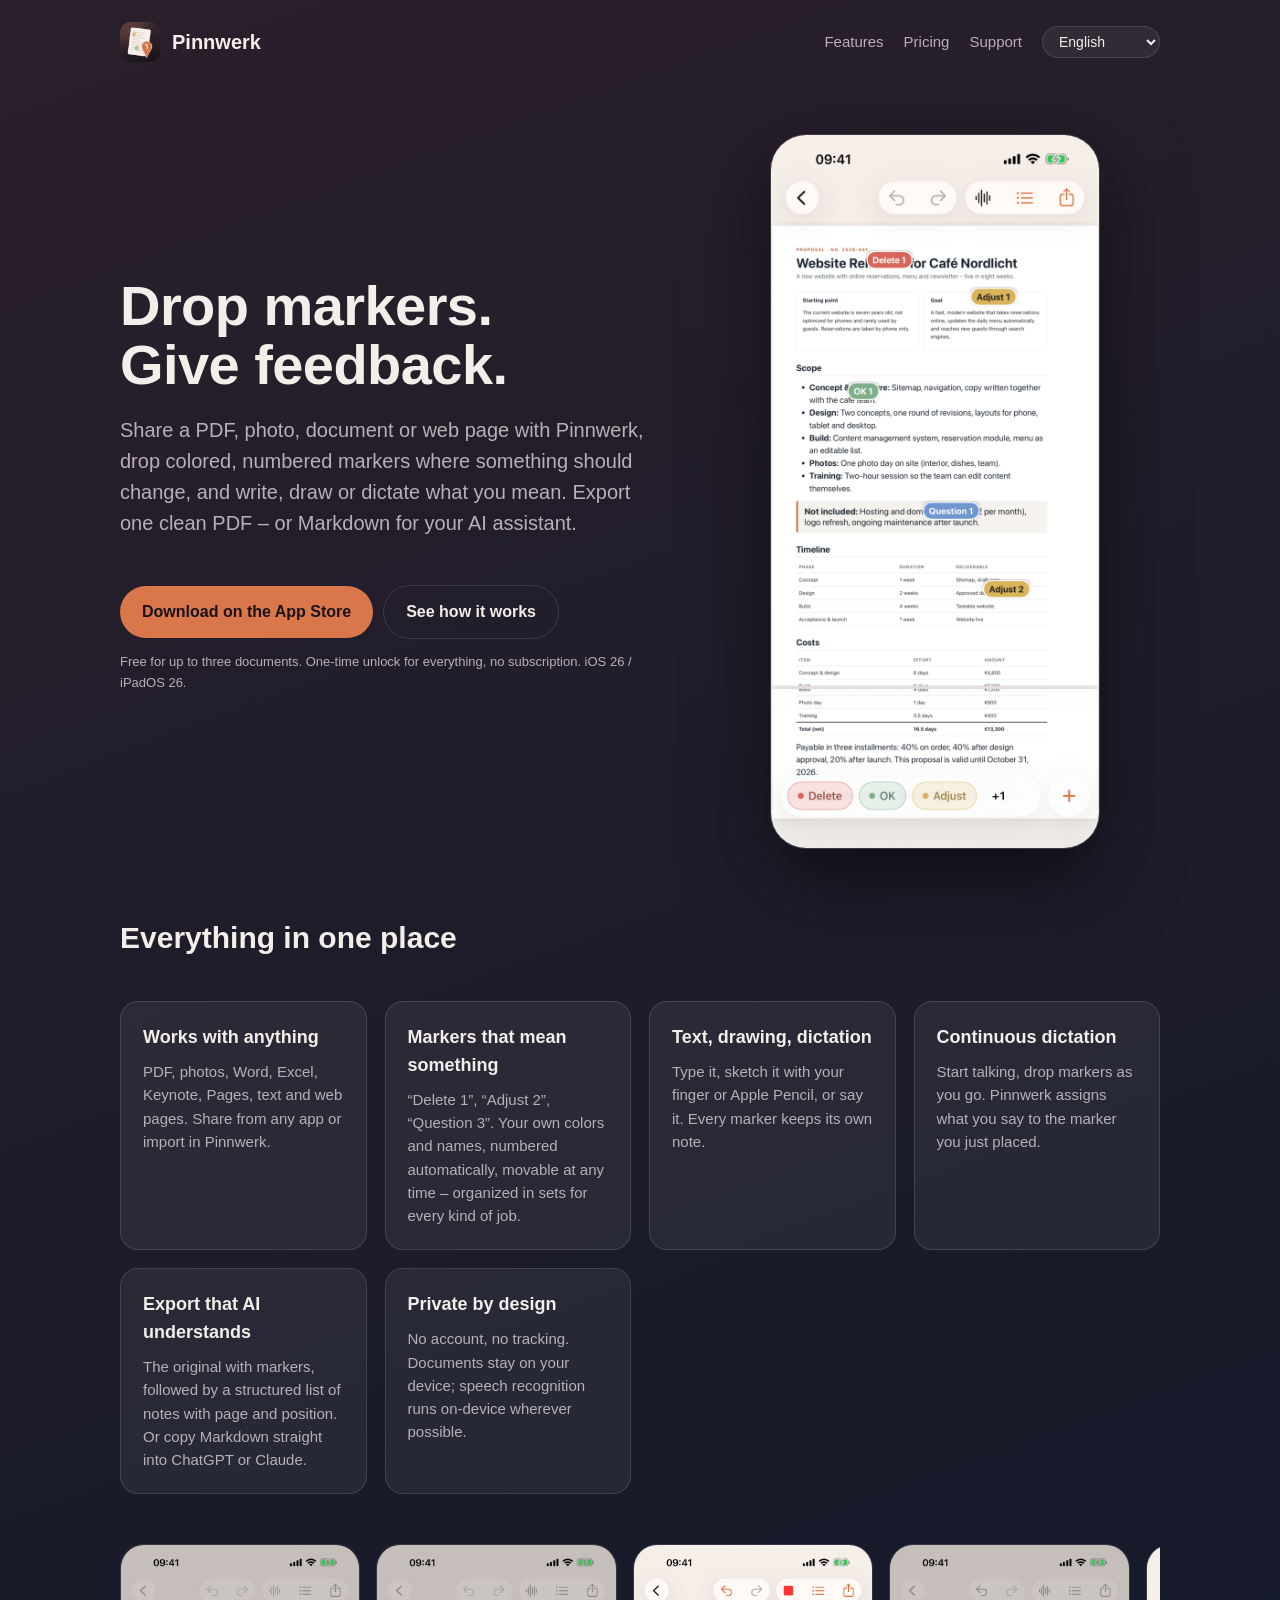
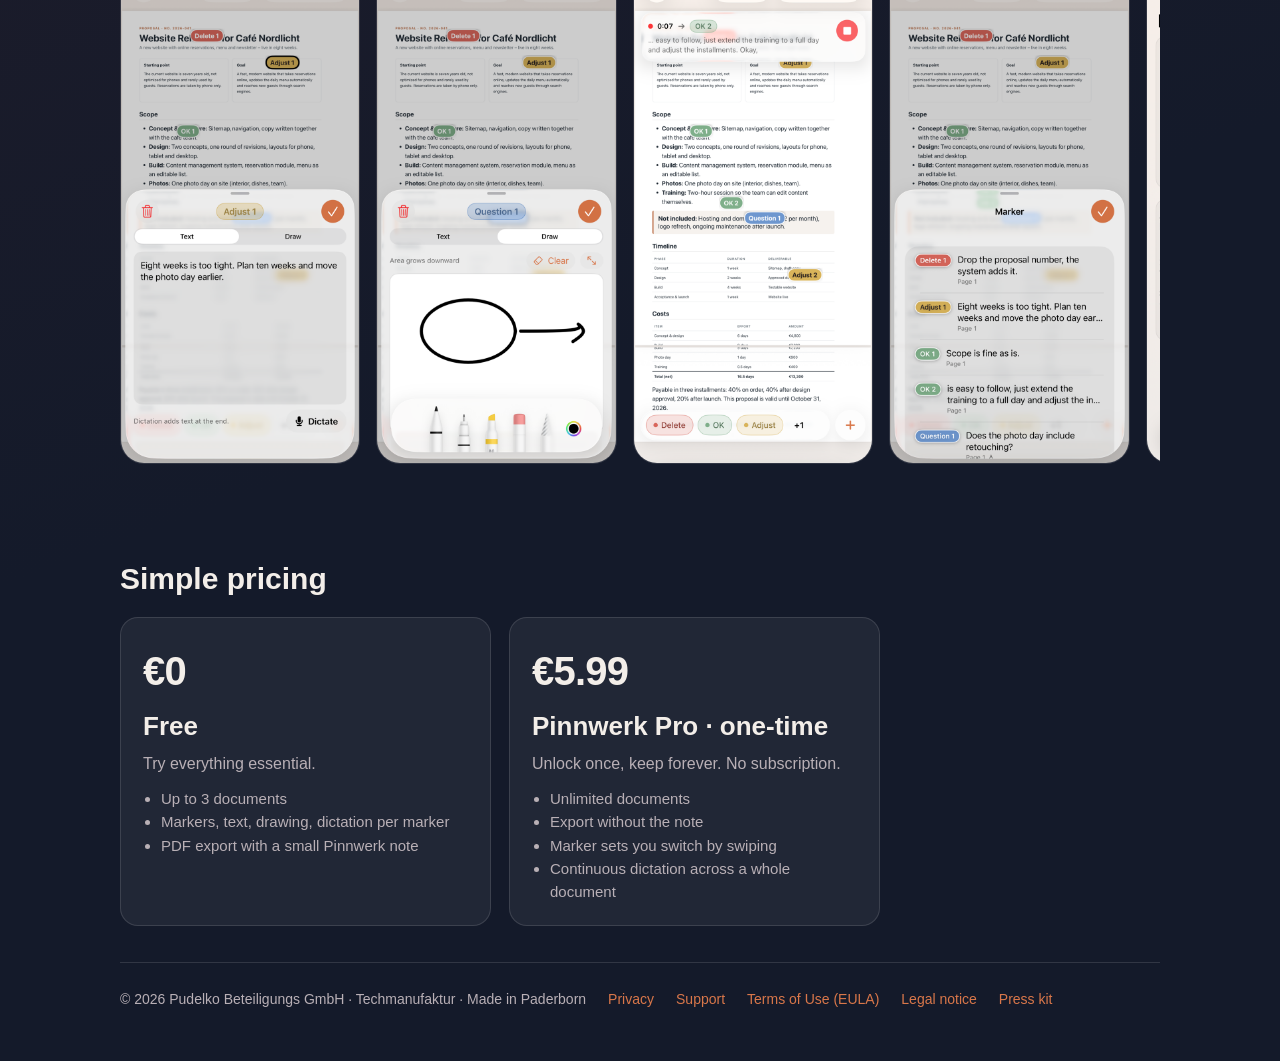
<file: index.html>
<!doctype html><html lang="en"><head><meta charset="utf-8"><meta name="viewport" content="width=device-width,initial-scale=1"><meta name="theme-color" content="#141a2a">
<title data-i18n="meta.title">Pinnwerk – Drop markers. Give feedback.</title>
<meta name="description" data-i18n-content="meta.desc" content="Pinnwerk for iPhone and iPad: colored, numbered markers on PDFs, photos, documents and web pages – with text, drawing or dictation. Export as a PDF that AI assistants understand.">
<meta property="og:title" content="Pinnwerk – Drop markers. Give feedback."><meta property="og:description" content="Colored, numbered markers on PDFs, photos, documents and web pages. Text, drawing, dictation. PDF and Markdown export."><meta property="og:image" content="img/og.png"><meta property="og:type" content="website">
<link rel="icon" href="img/icon.png"><link rel="apple-touch-icon" href="img/icon.png"><link rel="stylesheet" href="style.css"></head>
<body><div class="wrap">
<header><a class="brand" href="./"><img src="img/icon.png" alt="">Pinnwerk</a><nav><a href="#features" data-i18n="nav.features">Features</a><a href="#pricing" data-i18n="nav.pricing">Pricing</a><a href="support.html" data-i18n="nav.support">Support</a><select class="lang-picker" id="langPicker" aria-label="Language"></select></nav></header>
<section class="hero"><div>
<h1 data-i18n="hero.h1">Drop markers.<br>Give feedback.</h1>
<p class="lead" data-i18n="hero.lead">Share a PDF, photo, document or web page with Pinnwerk, drop colored, numbered markers where something should change, and write, draw or dictate what you mean. Export one clean PDF – or Markdown for your AI assistant.</p>
<a class="cta" id="appStoreCta" href="#pricing" data-i18n="hero.soon">Coming soon to the App Store</a><a class="cta ghost" href="#features" data-i18n="hero.cta2">See how it works</a>
<p class="small" data-i18n="hero.small">Free for up to three documents. One-time unlock for everything, no subscription. iOS 26 / iPadOS 26.</p>
</div><img class="phone" data-shot="01-document" src="img/en-01-document.png" alt="Pinnwerk"></section>
<section id="features"><h2 data-i18n="feat.h2">Everything in one place</h2><div class="grid">
<div class="card"><h3 data-i18n="feat.c1h">Works with anything</h3><p data-i18n="feat.c1p">PDF, photos, Word, Excel, Keynote, Pages, text and web pages. Share from any app or import in Pinnwerk.</p></div>
<div class="card"><h3 data-i18n="feat.c2h">Markers that mean something</h3><p data-i18n="feat.c2p">“Delete 1”, “Adjust 2”, “Question 3”. Your own colors and names, numbered automatically, movable at any time – organized in sets for every kind of job.</p></div>
<div class="card"><h3 data-i18n="feat.c3h">Text, drawing, dictation</h3><p data-i18n="feat.c3p">Type it, sketch it with your finger or Apple Pencil, or say it. Every marker keeps its own note.</p></div>
<div class="card"><h3 data-i18n="feat.c4h">Continuous dictation</h3><p data-i18n="feat.c4p">Start talking, drop markers as you go. Pinnwerk assigns what you say to the marker you just placed.</p></div>
<div class="card"><h3 data-i18n="feat.c5h">Export that AI understands</h3><p data-i18n="feat.c5p">The original with markers, followed by a structured list of notes with page and position. Or copy Markdown straight into ChatGPT or Claude.</p></div>
<div class="card"><h3 data-i18n="feat.c6h">Private by design</h3><p data-i18n="feat.c6p">No account, no tracking. Documents stay on your device; speech recognition runs on-device wherever possible.</p></div>
</div>
<div class="shots"><img data-shot="02-marker-text" src="img/en-02-marker-text.png" alt=""><img data-shot="03-marker-drawing" src="img/en-03-marker-drawing.png" alt=""><img data-shot="04-dictation" src="img/en-04-dictation.png" alt=""><img data-shot="05-marker-list" src="img/en-05-marker-list.png" alt=""><img data-shot="06-home" src="img/en-06-home.png" alt=""></div></section>
<section id="pricing"><h2 data-i18n="price.h2">Simple pricing</h2><div class="price">
<div class="card"><b class="amount" data-i18n="price.freeP">€0</b><strong data-i18n="price.freeT">Free</strong><span data-i18n="price.freeS">Try everything essential.</span><ul><li data-i18n="price.free1">Up to 3 documents</li><li data-i18n="price.free2">Markers, text, drawing, dictation per marker</li><li data-i18n="price.free3">PDF export with a small Pinnwerk note</li></ul></div>
<div class="card"><b class="amount" data-i18n="price.proP">€5.99</b><strong data-i18n="price.proT">Pinnwerk Pro · one-time</strong><span data-i18n="price.proS">Unlock once, keep forever. No subscription.</span><ul><li data-i18n="price.pro1">Unlimited documents</li><li data-i18n="price.pro2">Export without the note</li><li data-i18n="price.pro3">Marker sets you switch by swiping</li><li data-i18n="price.pro4">Continuous dictation across a whole document</li></ul></div>
</div></section>
<footer><span data-i18n="foot.made">© 2026 Pudelko Beteiligungs GmbH · Techmanufaktur · Made in Paderborn</span><a href="privacy.html" data-i18n="foot.privacy">Privacy</a><a href="support.html" data-i18n="foot.support">Support</a><a href="https://www.apple.com/legal/internet-services/itunes/dev/stdeula/" data-i18n="foot.terms">Terms of Use (EULA)</a><a href="impressum.html" data-i18n="foot.imprint">Legal notice</a><a href="presskit/" data-i18n="foot.press">Press kit</a></footer>
</div><script src="assets/i18n.js"></script></body></html>
</file>
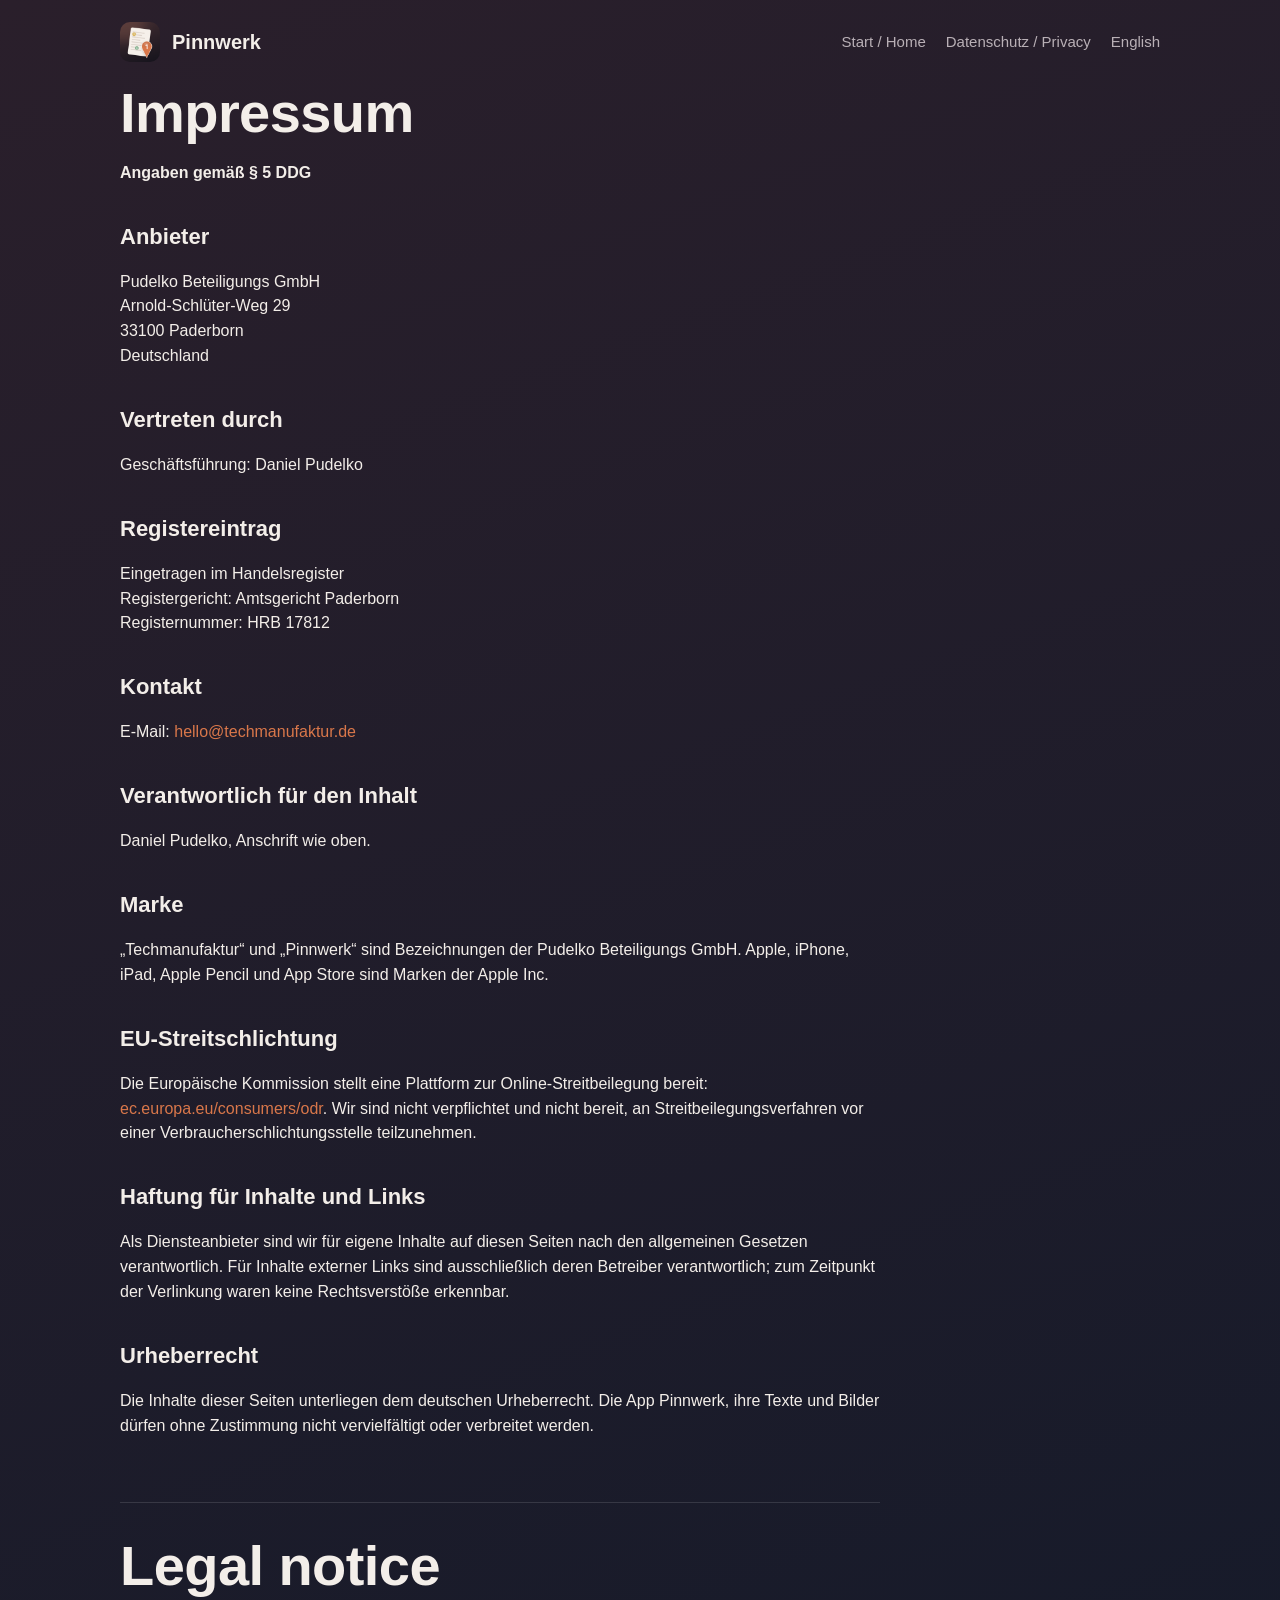
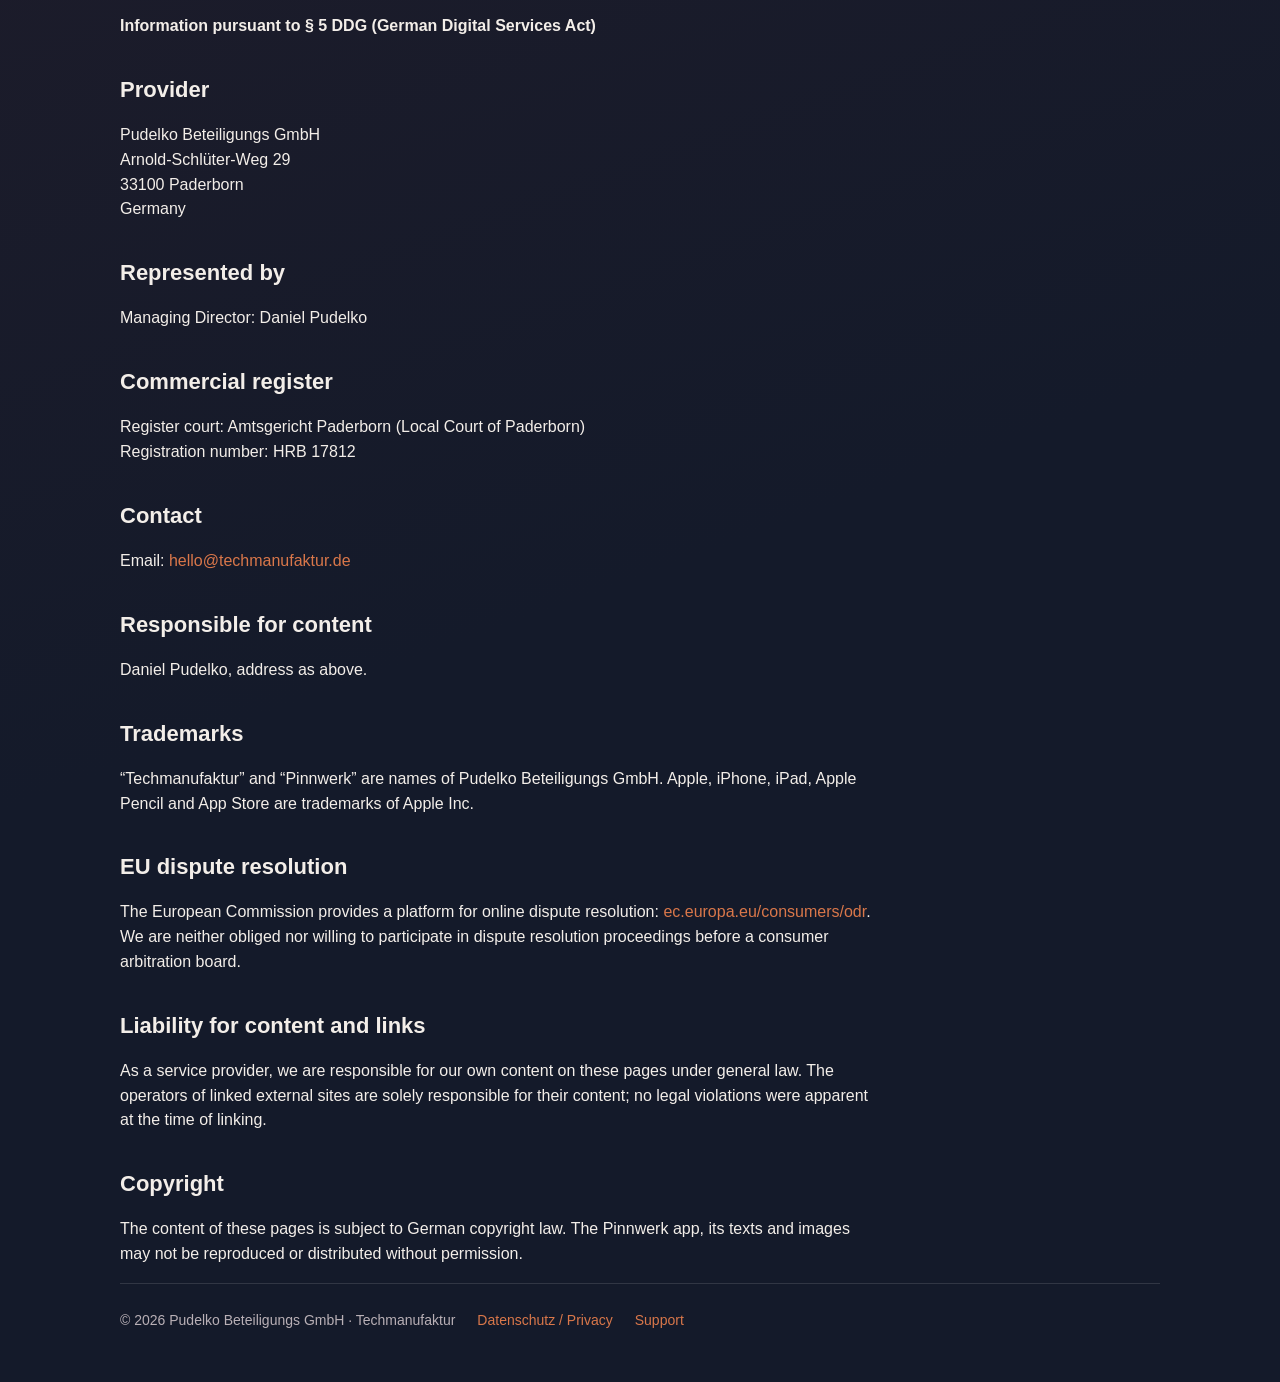
<file: impressum.html>
<!doctype html><html lang="de"><head><meta charset="utf-8"><meta name="viewport" content="width=device-width,initial-scale=1"><meta name="theme-color" content="#141a2a"><title>Impressum / Legal notice – Pinnwerk</title><link rel="icon" href="img/icon.png"><link rel="stylesheet" href="style.css"></head>
<body><div class="wrap"><header><a class="brand" href="./"><img src="img/icon.png" alt="">Pinnwerk</a><nav><a href="./">Start / Home</a><a href="privacy.html">Datenschutz / Privacy</a><a href="#en">English</a></nav></header>
<article class="doc">
<h1>Impressum</h1>
<p><strong>Angaben gemäß § 5 DDG</strong></p>
<h2>Anbieter</h2>
<p>Pudelko Beteiligungs GmbH<br>Arnold-Schlüter-Weg 29<br>33100 Paderborn<br>Deutschland</p>
<h2>Vertreten durch</h2>
<p>Geschäftsführung: Daniel Pudelko</p>
<h2>Registereintrag</h2>
<p>Eingetragen im Handelsregister<br>Registergericht: Amtsgericht Paderborn<br>Registernummer: HRB 17812</p>
<h2>Kontakt</h2>
<p>E-Mail: <a href="mailto:hello@techmanufaktur.de">hello@techmanufaktur.de</a></p>
<h2>Verantwortlich für den Inhalt</h2>
<p>Daniel Pudelko, Anschrift wie oben.</p>
<h2>Marke</h2>
<p>„Techmanufaktur“ und „Pinnwerk“ sind Bezeichnungen der Pudelko Beteiligungs GmbH. Apple, iPhone, iPad, Apple Pencil und App Store sind Marken der Apple Inc.</p>
<h2>EU-Streitschlichtung</h2>
<p>Die Europäische Kommission stellt eine Plattform zur Online-Streitbeilegung bereit: <a href="https://ec.europa.eu/consumers/odr/">ec.europa.eu/consumers/odr</a>. Wir sind nicht verpflichtet und nicht bereit, an Streitbeilegungsverfahren vor einer Verbraucherschlichtungsstelle teilzunehmen.</p>
<h2>Haftung für Inhalte und Links</h2>
<p>Als Diensteanbieter sind wir für eigene Inhalte auf diesen Seiten nach den allgemeinen Gesetzen verantwortlich. Für Inhalte externer Links sind ausschließlich deren Betreiber verantwortlich; zum Zeitpunkt der Verlinkung waren keine Rechtsverstöße erkennbar.</p>
<h2>Urheberrecht</h2>
<p>Die Inhalte dieser Seiten unterliegen dem deutschen Urheberrecht. Die App Pinnwerk, ihre Texte und Bilder dürfen ohne Zustimmung nicht vervielfältigt oder verbreitet werden.</p>

<div class="lang-divider" id="en">
<h1>Legal notice</h1>
<p><strong>Information pursuant to § 5 DDG (German Digital Services Act)</strong></p>
<h2>Provider</h2>
<p>Pudelko Beteiligungs GmbH<br>Arnold-Schlüter-Weg 29<br>33100 Paderborn<br>Germany</p>
<h2>Represented by</h2>
<p>Managing Director: Daniel Pudelko</p>
<h2>Commercial register</h2>
<p>Register court: Amtsgericht Paderborn (Local Court of Paderborn)<br>Registration number: HRB 17812</p>
<h2>Contact</h2>
<p>Email: <a href="mailto:hello@techmanufaktur.de">hello@techmanufaktur.de</a></p>
<h2>Responsible for content</h2>
<p>Daniel Pudelko, address as above.</p>
<h2>Trademarks</h2>
<p>“Techmanufaktur” and “Pinnwerk” are names of Pudelko Beteiligungs GmbH. Apple, iPhone, iPad, Apple Pencil and App Store are trademarks of Apple Inc.</p>
<h2>EU dispute resolution</h2>
<p>The European Commission provides a platform for online dispute resolution: <a href="https://ec.europa.eu/consumers/odr/">ec.europa.eu/consumers/odr</a>. We are neither obliged nor willing to participate in dispute resolution proceedings before a consumer arbitration board.</p>
<h2>Liability for content and links</h2>
<p>As a service provider, we are responsible for our own content on these pages under general law. The operators of linked external sites are solely responsible for their content; no legal violations were apparent at the time of linking.</p>
<h2>Copyright</h2>
<p>The content of these pages is subject to German copyright law. The Pinnwerk app, its texts and images may not be reproduced or distributed without permission.</p>
</div>
</article><footer><span>© 2026 Pudelko Beteiligungs GmbH · Techmanufaktur</span><a href="privacy.html">Datenschutz / Privacy</a><a href="support.html">Support</a></footer></div></body></html>
</file>
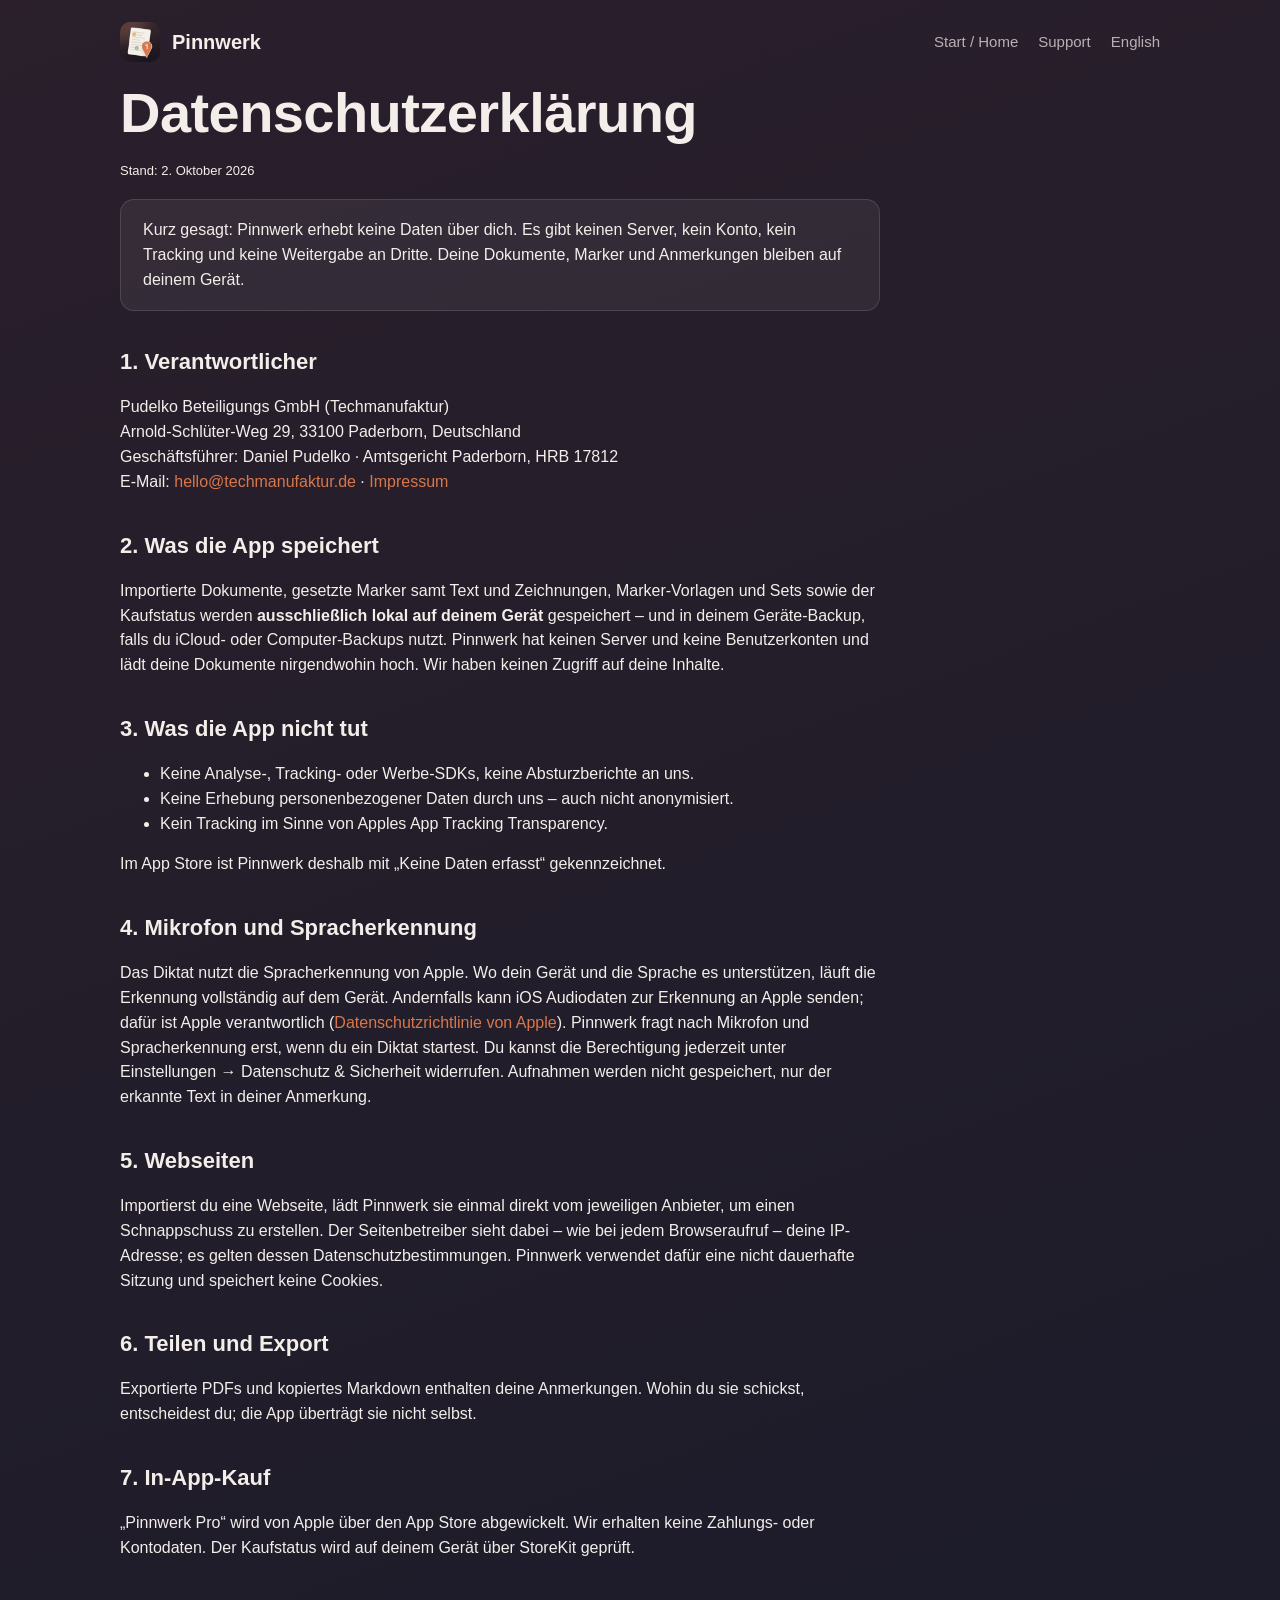
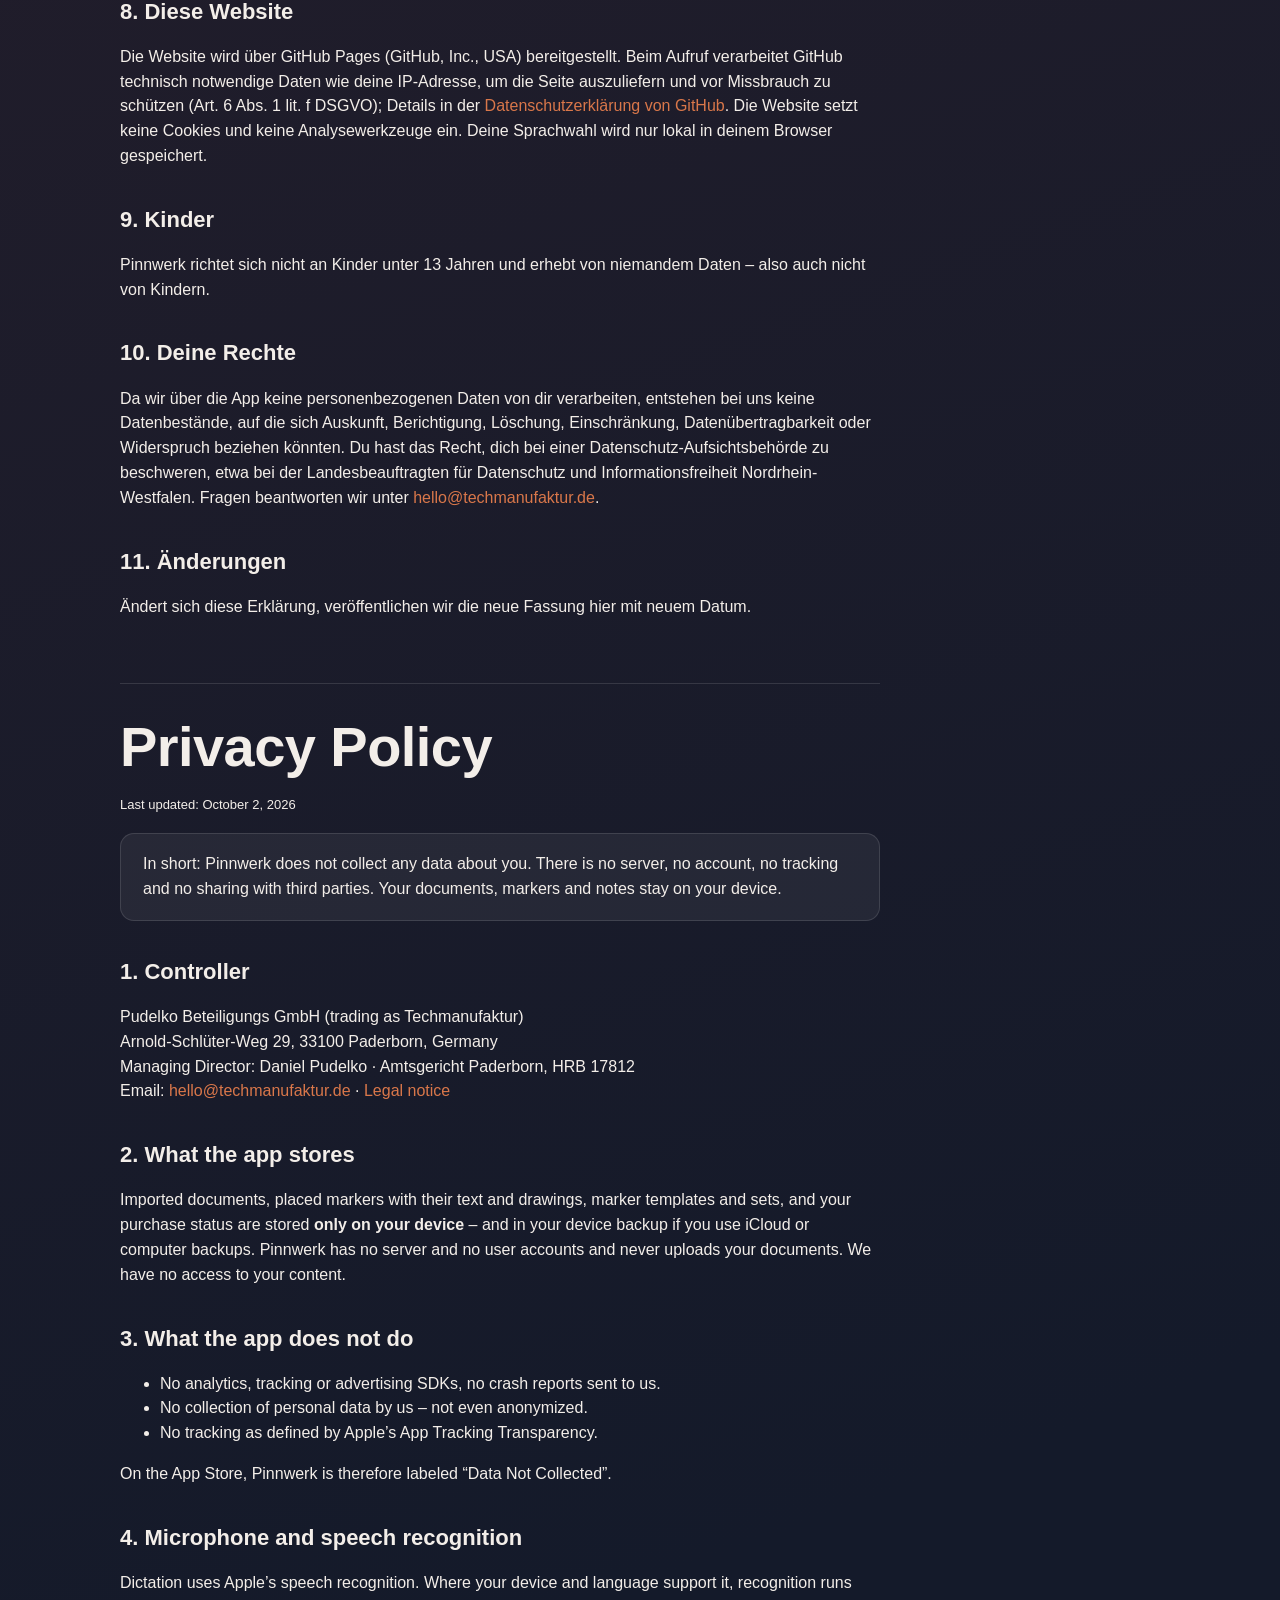
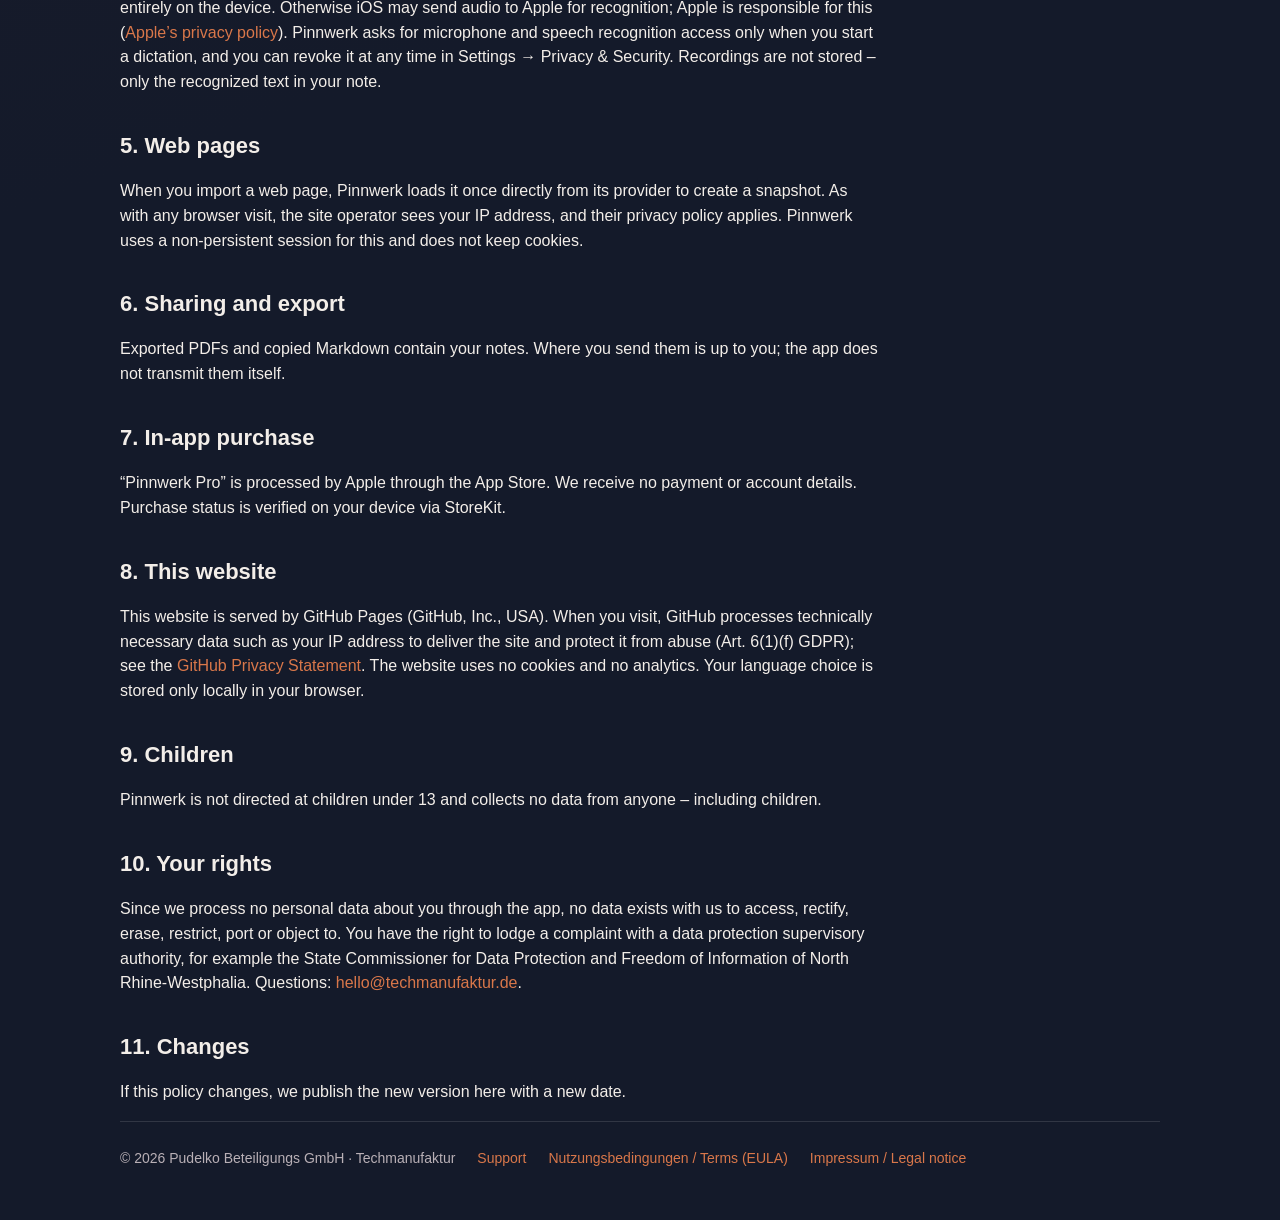
<file: privacy.html>
<!doctype html><html lang="de"><head><meta charset="utf-8"><meta name="viewport" content="width=device-width,initial-scale=1"><meta name="theme-color" content="#141a2a"><title>Datenschutz / Privacy Policy – Pinnwerk</title><link rel="icon" href="img/icon.png"><link rel="stylesheet" href="style.css"></head>
<body><div class="wrap"><header><a class="brand" href="./"><img src="img/icon.png" alt="">Pinnwerk</a><nav><a href="./">Start / Home</a><a href="support.html">Support</a><a href="#en">English</a></nav></header>
<article class="doc">
<h1>Datenschutzerklärung</h1><p class="small">Stand: 2. Oktober 2026</p>
<p class="summary">Kurz gesagt: Pinnwerk erhebt keine Daten über dich. Es gibt keinen Server, kein Konto, kein Tracking und keine Weitergabe an Dritte. Deine Dokumente, Marker und Anmerkungen bleiben auf deinem Gerät.</p>

<h2>1. Verantwortlicher</h2>
<p>Pudelko Beteiligungs GmbH (Techmanufaktur)<br>Arnold-Schlüter-Weg 29, 33100 Paderborn, Deutschland<br>Geschäftsführer: Daniel Pudelko · Amtsgericht Paderborn, HRB 17812<br>E-Mail: <a href="mailto:hello@techmanufaktur.de">hello@techmanufaktur.de</a> · <a href="impressum.html">Impressum</a></p>

<h2>2. Was die App speichert</h2>
<p>Importierte Dokumente, gesetzte Marker samt Text und Zeichnungen, Marker-Vorlagen und Sets sowie der Kaufstatus werden <strong>ausschließlich lokal auf deinem Gerät</strong> gespeichert – und in deinem Geräte-Backup, falls du iCloud- oder Computer-Backups nutzt. Pinnwerk hat keinen Server und keine Benutzerkonten und lädt deine Dokumente nirgendwohin hoch. Wir haben keinen Zugriff auf deine Inhalte.</p>

<h2>3. Was die App nicht tut</h2>
<ul><li>Keine Analyse-, Tracking- oder Werbe-SDKs, keine Absturzberichte an uns.</li><li>Keine Erhebung personenbezogener Daten durch uns – auch nicht anonymisiert.</li><li>Kein Tracking im Sinne von Apples App Tracking Transparency.</li></ul>
<p>Im App Store ist Pinnwerk deshalb mit „Keine Daten erfasst“ gekennzeichnet.</p>

<h2>4. Mikrofon und Spracherkennung</h2>
<p>Das Diktat nutzt die Spracherkennung von Apple. Wo dein Gerät und die Sprache es unterstützen, läuft die Erkennung vollständig auf dem Gerät. Andernfalls kann iOS Audiodaten zur Erkennung an Apple senden; dafür ist Apple verantwortlich (<a href="https://www.apple.com/legal/privacy/">Datenschutzrichtlinie von Apple</a>). Pinnwerk fragt nach Mikrofon und Spracherkennung erst, wenn du ein Diktat startest. Du kannst die Berechtigung jederzeit unter Einstellungen → Datenschutz &amp; Sicherheit widerrufen. Aufnahmen werden nicht gespeichert, nur der erkannte Text in deiner Anmerkung.</p>

<h2>5. Webseiten</h2>
<p>Importierst du eine Webseite, lädt Pinnwerk sie einmal direkt vom jeweiligen Anbieter, um einen Schnappschuss zu erstellen. Der Seitenbetreiber sieht dabei – wie bei jedem Browseraufruf – deine IP-Adresse; es gelten dessen Datenschutzbestimmungen. Pinnwerk verwendet dafür eine nicht dauerhafte Sitzung und speichert keine Cookies.</p>

<h2>6. Teilen und Export</h2>
<p>Exportierte PDFs und kopiertes Markdown enthalten deine Anmerkungen. Wohin du sie schickst, entscheidest du; die App überträgt sie nicht selbst.</p>

<h2>7. In-App-Kauf</h2>
<p>„Pinnwerk Pro“ wird von Apple über den App Store abgewickelt. Wir erhalten keine Zahlungs- oder Kontodaten. Der Kaufstatus wird auf deinem Gerät über StoreKit geprüft.</p>

<h2>8. Diese Website</h2>
<p>Die Website wird über GitHub Pages (GitHub, Inc., USA) bereitgestellt. Beim Aufruf verarbeitet GitHub technisch notwendige Daten wie deine IP-Adresse, um die Seite auszuliefern und vor Missbrauch zu schützen (Art. 6 Abs. 1 lit. f DSGVO); Details in der <a href="https://docs.github.com/de/site-policy/privacy-policies/github-general-privacy-statement">Datenschutzerklärung von GitHub</a>. Die Website setzt keine Cookies und keine Analysewerkzeuge ein. Deine Sprachwahl wird nur lokal in deinem Browser gespeichert.</p>

<h2>9. Kinder</h2>
<p>Pinnwerk richtet sich nicht an Kinder unter 13 Jahren und erhebt von niemandem Daten – also auch nicht von Kindern.</p>

<h2>10. Deine Rechte</h2>
<p>Da wir über die App keine personenbezogenen Daten von dir verarbeiten, entstehen bei uns keine Datenbestände, auf die sich Auskunft, Berichtigung, Löschung, Einschränkung, Datenübertragbarkeit oder Widerspruch beziehen könnten. Du hast das Recht, dich bei einer Datenschutz-Aufsichtsbehörde zu beschweren, etwa bei der Landesbeauftragten für Datenschutz und Informationsfreiheit Nordrhein-Westfalen. Fragen beantworten wir unter <a href="mailto:hello@techmanufaktur.de">hello@techmanufaktur.de</a>.</p>

<h2>11. Änderungen</h2>
<p>Ändert sich diese Erklärung, veröffentlichen wir die neue Fassung hier mit neuem Datum.</p>

<div class="lang-divider" id="en">
<h1>Privacy Policy</h1><p class="small">Last updated: October 2, 2026</p>
<p class="summary">In short: Pinnwerk does not collect any data about you. There is no server, no account, no tracking and no sharing with third parties. Your documents, markers and notes stay on your device.</p>

<h2>1. Controller</h2>
<p>Pudelko Beteiligungs GmbH (trading as Techmanufaktur)<br>Arnold-Schlüter-Weg 29, 33100 Paderborn, Germany<br>Managing Director: Daniel Pudelko · Amtsgericht Paderborn, HRB 17812<br>Email: <a href="mailto:hello@techmanufaktur.de">hello@techmanufaktur.de</a> · <a href="impressum.html#en">Legal notice</a></p>

<h2>2. What the app stores</h2>
<p>Imported documents, placed markers with their text and drawings, marker templates and sets, and your purchase status are stored <strong>only on your device</strong> – and in your device backup if you use iCloud or computer backups. Pinnwerk has no server and no user accounts and never uploads your documents. We have no access to your content.</p>

<h2>3. What the app does not do</h2>
<ul><li>No analytics, tracking or advertising SDKs, no crash reports sent to us.</li><li>No collection of personal data by us – not even anonymized.</li><li>No tracking as defined by Apple’s App Tracking Transparency.</li></ul>
<p>On the App Store, Pinnwerk is therefore labeled “Data Not Collected”.</p>

<h2>4. Microphone and speech recognition</h2>
<p>Dictation uses Apple’s speech recognition. Where your device and language support it, recognition runs entirely on the device. Otherwise iOS may send audio to Apple for recognition; Apple is responsible for this (<a href="https://www.apple.com/legal/privacy/">Apple’s privacy policy</a>). Pinnwerk asks for microphone and speech recognition access only when you start a dictation, and you can revoke it at any time in Settings → Privacy &amp; Security. Recordings are not stored – only the recognized text in your note.</p>

<h2>5. Web pages</h2>
<p>When you import a web page, Pinnwerk loads it once directly from its provider to create a snapshot. As with any browser visit, the site operator sees your IP address, and their privacy policy applies. Pinnwerk uses a non-persistent session for this and does not keep cookies.</p>

<h2>6. Sharing and export</h2>
<p>Exported PDFs and copied Markdown contain your notes. Where you send them is up to you; the app does not transmit them itself.</p>

<h2>7. In-app purchase</h2>
<p>“Pinnwerk Pro” is processed by Apple through the App Store. We receive no payment or account details. Purchase status is verified on your device via StoreKit.</p>

<h2>8. This website</h2>
<p>This website is served by GitHub Pages (GitHub, Inc., USA). When you visit, GitHub processes technically necessary data such as your IP address to deliver the site and protect it from abuse (Art. 6(1)(f) GDPR); see the <a href="https://docs.github.com/en/site-policy/privacy-policies/github-general-privacy-statement">GitHub Privacy Statement</a>. The website uses no cookies and no analytics. Your language choice is stored only locally in your browser.</p>

<h2>9. Children</h2>
<p>Pinnwerk is not directed at children under 13 and collects no data from anyone – including children.</p>

<h2>10. Your rights</h2>
<p>Since we process no personal data about you through the app, no data exists with us to access, rectify, erase, restrict, port or object to. You have the right to lodge a complaint with a data protection supervisory authority, for example the State Commissioner for Data Protection and Freedom of Information of North Rhine-Westphalia. Questions: <a href="mailto:hello@techmanufaktur.de">hello@techmanufaktur.de</a>.</p>

<h2>11. Changes</h2>
<p>If this policy changes, we publish the new version here with a new date.</p>
</div>
</article><footer><span>© 2026 Pudelko Beteiligungs GmbH · Techmanufaktur</span><a href="support.html">Support</a><a href="https://www.apple.com/legal/internet-services/itunes/dev/stdeula/">Nutzungsbedingungen / Terms (EULA)</a><a href="impressum.html">Impressum / Legal notice</a></footer></div></body></html>
</file>
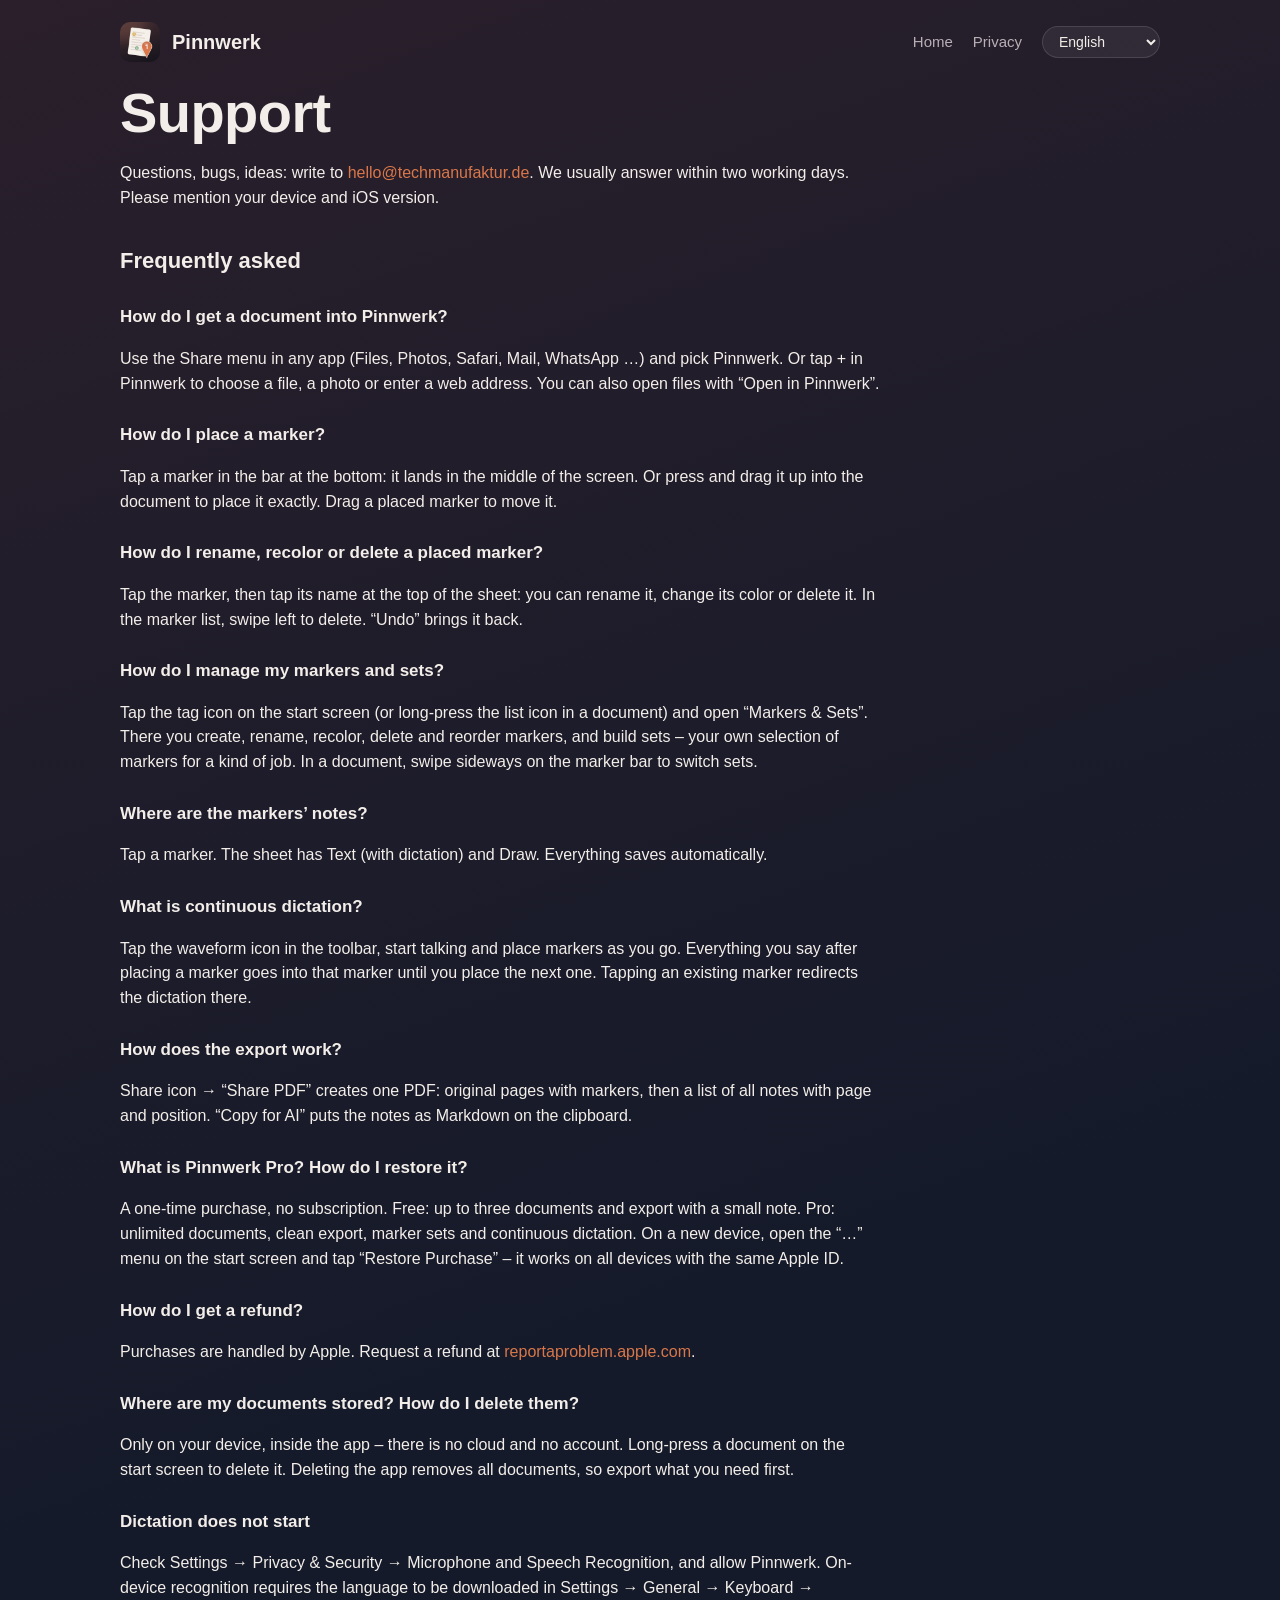
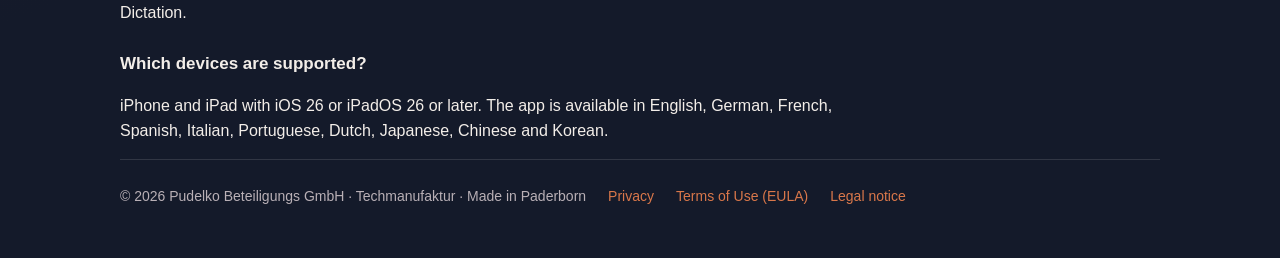
<file: support.html>
<!doctype html><html lang="en"><head><meta charset="utf-8"><meta name="viewport" content="width=device-width,initial-scale=1"><meta name="theme-color" content="#141a2a"><title data-i18n="sup.title">Support – Pinnwerk</title><link rel="icon" href="img/icon.png"><link rel="stylesheet" href="style.css"></head>
<body><div class="wrap"><header><a class="brand" href="./"><img src="img/icon.png" alt="">Pinnwerk</a><nav><a href="./" data-i18n="nav.home">Home</a><a href="privacy.html" data-i18n="foot.privacy">Privacy</a><select class="lang-picker" id="langPicker" aria-label="Language"></select></nav></header>
<article class="doc"><h1>Support</h1>
<p data-i18n="sup.intro">Questions, bugs, ideas: write to <a href="mailto:hello@techmanufaktur.de">hello@techmanufaktur.de</a>. We usually answer within two working days. Please mention your device and iOS version.</p>
<h2 data-i18n="sup.faq">Frequently asked</h2>
<h3 data-i18n="sup.q1">How do I get a document into Pinnwerk?</h3><p data-i18n="sup.a1">Use the Share menu in any app (Files, Photos, Safari, Mail, WhatsApp …) and pick Pinnwerk. Or tap + in Pinnwerk to choose a file, a photo or enter a web address. You can also open files with “Open in Pinnwerk”.</p>
<h3 data-i18n="sup.q2">How do I place a marker?</h3><p data-i18n="sup.a2">Tap a marker in the bar at the bottom: it lands in the middle of the screen. Or press and drag it up into the document to place it exactly. Drag a placed marker to move it.</p>
<h3 data-i18n="sup.q3">How do I rename, recolor or delete a placed marker?</h3><p data-i18n="sup.a3">Tap the marker, then tap its name at the top of the sheet: you can rename it, change its color or delete it. In the marker list, swipe left to delete. “Undo” brings it back.</p>
<h3 data-i18n="sup.q4">How do I manage my markers and sets?</h3><p data-i18n="sup.a4">Tap the tag icon on the start screen (or long-press the list icon in a document) and open “Markers &amp; Sets”. There you create, rename, recolor, delete and reorder markers, and build sets – your own selection of markers for a kind of job. In a document, swipe sideways on the marker bar to switch sets.</p>
<h3 data-i18n="sup.q5">Where are the markers’ notes?</h3><p data-i18n="sup.a5">Tap a marker. The sheet has Text (with dictation) and Draw. Everything saves automatically.</p>
<h3 data-i18n="sup.q6">What is continuous dictation?</h3><p data-i18n="sup.a6">Tap the waveform icon in the toolbar, start talking and place markers as you go. Everything you say after placing a marker goes into that marker until you place the next one. Tapping an existing marker redirects the dictation there.</p>
<h3 data-i18n="sup.q7">How does the export work?</h3><p data-i18n="sup.a7">Share icon → “Share PDF” creates one PDF: original pages with markers, then a list of all notes with page and position. “Copy for AI” puts the notes as Markdown on the clipboard.</p>
<h3 data-i18n="sup.q8">What is Pinnwerk Pro? How do I restore it?</h3><p data-i18n="sup.a8">A one-time purchase, no subscription. Free: up to three documents and export with a small note. Pro: unlimited documents, clean export, marker sets and continuous dictation. On a new device, open the “…” menu on the start screen and tap “Restore Purchase” – it works on all devices with the same Apple ID.</p>
<h3 data-i18n="sup.q9">How do I get a refund?</h3><p data-i18n="sup.a9">Purchases are handled by Apple. Request a refund at <a href="https://reportaproblem.apple.com">reportaproblem.apple.com</a>.</p>
<h3 data-i18n="sup.q10">Where are my documents stored? How do I delete them?</h3><p data-i18n="sup.a10">Only on your device, inside the app – there is no cloud and no account. Long-press a document on the start screen to delete it. Deleting the app removes all documents, so export what you need first.</p>
<h3 data-i18n="sup.q11">Dictation does not start</h3><p data-i18n="sup.a11">Check Settings → Privacy &amp; Security → Microphone and Speech Recognition, and allow Pinnwerk. On-device recognition requires the language to be downloaded in Settings → General → Keyboard → Dictation.</p>
<h3 data-i18n="sup.q12">Which devices are supported?</h3><p data-i18n="sup.a12">iPhone and iPad with iOS 26 or iPadOS 26 or later. The app is available in English, German, French, Spanish, Italian, Portuguese, Dutch, Japanese, Chinese and Korean.</p>
</article><footer><span data-i18n="foot.made">© 2026 Pudelko Beteiligungs GmbH · Techmanufaktur · Made in Paderborn</span><a href="privacy.html" data-i18n="foot.privacy">Privacy</a><a href="https://www.apple.com/legal/internet-services/itunes/dev/stdeula/" data-i18n="foot.terms">Terms of Use (EULA)</a><a href="impressum.html" data-i18n="foot.imprint">Legal notice</a></footer></div><script src="assets/i18n.js"></script></body></html>
</file>
<file: style.css>
:root{--bg1:#2a1f2b;--bg2:#141a2a;--ink:#f3eee9;--muted:#b9b0b6;--accent:#d9774a;--card:rgba(255,255,255,.06);--line:rgba(255,255,255,.12)}
*{box-sizing:border-box}html{scroll-behavior:smooth;background:#141a2a;color-scheme:dark}
body{margin:0;font-family:-apple-system,BlinkMacSystemFont,"SF Pro Text","Helvetica Neue",Arial,sans-serif;color:var(--ink);background:linear-gradient(160deg,var(--bg1),var(--bg2) 70%);min-height:100vh;line-height:1.55}
a{color:var(--accent);text-decoration:none}a:hover{text-decoration:underline}
.wrap{max-width:1080px;margin:0 auto;padding:0 20px}
header{display:flex;align-items:center;justify-content:space-between;padding:22px 0}
.brand{display:flex;align-items:center;gap:12px;font-weight:700;font-size:20px;color:var(--ink)}
.brand img{width:40px;height:40px;border-radius:10px}
nav a{margin-left:20px;color:var(--muted);font-size:15px}
.hero{display:grid;grid-template-columns:1.1fr .9fr;gap:40px;align-items:center;padding:50px 0 30px}
h1{font-size:clamp(34px,5vw,56px);line-height:1.05;margin:0 0 18px;letter-spacing:-.01em}
.lead{font-size:20px;color:var(--muted);max-width:540px}
.cta{display:inline-flex;align-items:center;gap:10px;background:var(--accent);color:#1b1218;padding:14px 22px;border-radius:999px;font-weight:700;margin-top:26px}
.cta:hover{text-decoration:none;filter:brightness(1.06)}
.cta.ghost{background:transparent;border:1.5px solid var(--line);color:var(--ink);margin-left:10px}
.phone{justify-self:center;width:min(330px,80vw);border-radius:36px;box-shadow:0 30px 80px rgba(0,0,0,.5);border:1px solid var(--line)}
.grid{display:grid;grid-template-columns:repeat(auto-fit,minmax(240px,1fr));gap:18px;margin:40px 0}
.card{background:var(--card);border:1px solid var(--line);border-radius:18px;padding:22px}
.card h3{margin:0 0 8px;font-size:18px}.card p{margin:0;color:var(--muted);font-size:15px}
.shots{display:flex;gap:16px;overflow-x:auto;padding:10px 0 20px;scroll-snap-type:x mandatory}
.shots img{height:520px;border-radius:24px;border:1px solid var(--line);scroll-snap-align:start;flex:none}
section{padding:36px 0}h2{font-size:30px;margin:0 0 14px}
.price{display:grid;grid-template-columns:1fr 1fr;gap:18px;max-width:760px}
.price .card strong{font-size:26px;display:block;margin-bottom:6px}
.price ul{margin:10px 0 0;padding-left:18px;color:var(--muted);font-size:15px}
footer{border-top:1px solid var(--line);padding:26px 0 50px;color:var(--muted);font-size:14px;display:flex;flex-wrap:wrap;gap:8px 22px}
.doc{max-width:760px}.doc h2{font-size:22px;margin-top:34px}.doc p,.doc li{color:var(--ink)}
.small{font-size:13px;color:var(--muted)}
@media (max-width:820px){.hero{grid-template-columns:1fr}.phone{order:-1}.price{grid-template-columns:1fr}nav a{margin-left:12px}}
nav{display:flex;align-items:center;flex-wrap:wrap;justify-content:flex-end;gap:6px 0}
.lang-picker{margin-left:20px;background:var(--card);color:var(--ink);border:1px solid var(--line);border-radius:999px;padding:6px 12px;font:inherit;font-size:14px}
.lang-picker option{color:#1b1218}
.price .card span{color:var(--muted)}
.price .amount{display:block;font-size:40px;font-weight:800;letter-spacing:-.02em;margin-bottom:4px}
.doc h3{font-size:17px;margin:26px 0 6px}
.summary{background:var(--card);border:1px solid var(--line);border-radius:14px;padding:18px 22px;margin:18px 0}
.lang-divider{margin-top:64px;border-top:1px solid var(--line);padding-top:34px}
@media (max-width:520px){header{flex-direction:column;align-items:flex-start;gap:10px}nav a:first-child{margin-left:0}.lang-picker{margin-left:12px}.cta.ghost{margin-left:0}}
</file>
